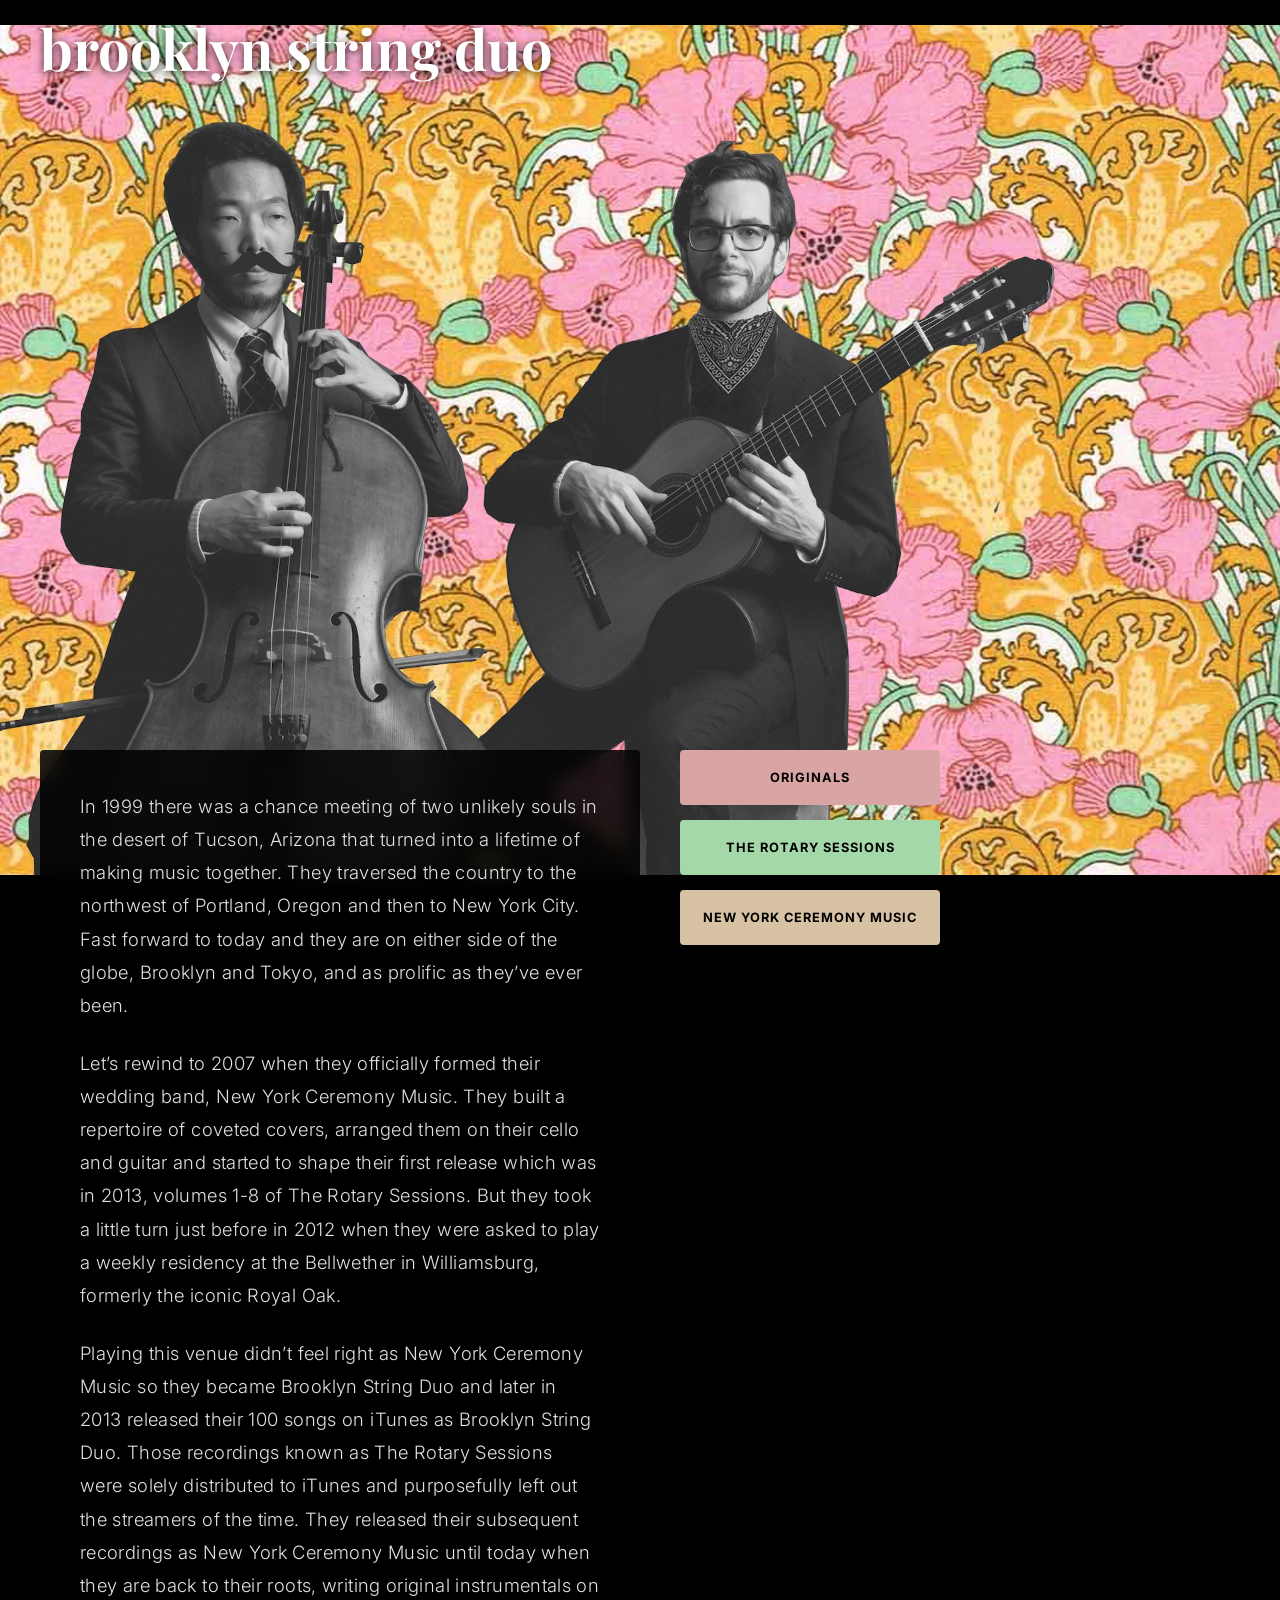
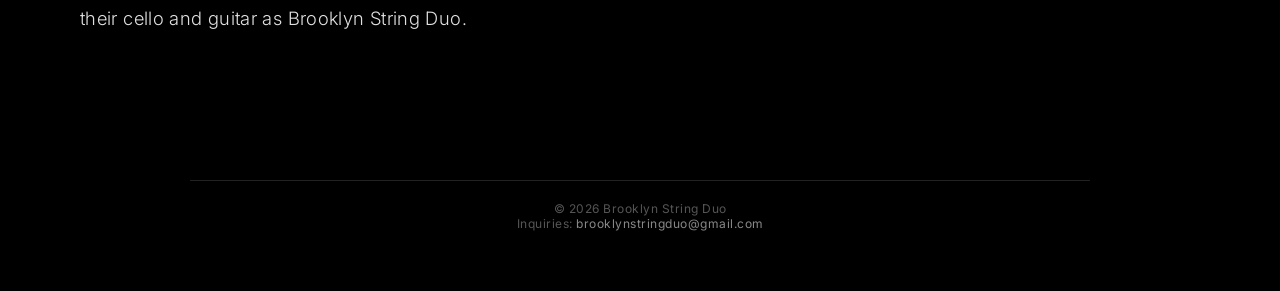
<file: index.html>
<!DOCTYPE html>
<html lang="en">
<head>
    <meta charset="UTF-8">
    <meta name="viewport" content="width=device-width, initial-scale=1.0">
    
    <!-- SEO Meta Tags -->
    <title>Brooklyn String Duo | Original Instrumental Songs on Cello & Guitar</title>
    <meta name="description" content="Brooklyn String Duo crafts original instrumental songs for cello and guitar. Discover a deep catalog of compositions from our studios in Brooklyn, New York, Tokyo, and Los Angeles.">
    
    <link rel="icon" type="image/png" href="/images/favicon.png">
    <link rel="stylesheet" href="style.css">
    <link href="https://fonts.googleapis.com/css2?family=Playfair+Display:wght@700&family=Inter:wght@300;700&display=swap" rel="stylesheet">
</head>
<body>
    <header class="hero">
        <!-- Load the desktop image by default -->
        <img src="images/hero-desktop.jpg" class="desktop-img" alt="Brooklyn String Duo">
        <!-- Load the mobile image only when specific conditions are met -->
        <img src="images/hero-mobile.jpg" class="mobile-img" alt="Brooklyn String Duo">
        
        <h1 class="brand-name">brooklyn string duo</h1>
    </header>

    <div class="content-wrapper">
       <main class="bio">
    <p>In 1999 there was a chance meeting of two unlikely souls in the desert of Tucson, Arizona that turned into a lifetime of making music together. They traversed the country to the northwest of Portland, Oregon and then to New York City. Fast forward to today and they are on either side of the globe, Brooklyn and Tokyo, and as prolific as they’ve ever been.</p>
    
    <p>Let’s rewind to 2007 when they officially formed their wedding band, New York Ceremony Music. They built a repertoire of coveted covers, arranged them on their cello and guitar and started to shape their first release which was in 2013, volumes 1-8 of The Rotary Sessions. But they took a little turn just before in 2012 when they were asked to play a weekly residency at the Bellwether in Williamsburg, formerly the iconic Royal Oak.</p>
    
    <p>Playing this venue didn’t feel right as New York Ceremony Music so they became Brooklyn String Duo and later in 2013 released their 100 songs on iTunes as Brooklyn String Duo. Those recordings known as The Rotary Sessions were solely distributed to iTunes and purposefully left out the streamers of the time. They released their subsequent recordings as New York Ceremony Music until today when they are back to their roots, writing original instrumentals on their cello and guitar as Brooklyn String Duo. </p>
</main>
        
        <nav class="link-grid">
            <a href="https://open.spotify.com/artist/2a00WlRNgNYodTsb8Bn9b9?si=sGNxYhykTry4VRnjnY3JSQ" class="btn btn-originals">Originals</a>
            <a href="https://music.apple.com/us/album/the-rotary-sessions-vol-i/668434323" class="btn btn-rotary">The Rotary Sessions</a>
            <a href="https://open.spotify.com/artist/60fK2O9TvWqoC5PO2sjuBT?si=VdCy5XlBTQW3jgRqlfHG5A" class="btn btn-nycm">New York Ceremony Music</a>
        </nav>
    </div>

  <footer class="site-footer">
    <div class="footer-content">
        <p>&copy; 2026 Brooklyn String Duo</p>
        <p>Inquiries: <a href="mailto:brooklynstringduo@gmail.com">brooklynstringduo@gmail.com</a></p>
    </div>
</footer>
</body>
</html>
</file>
<file: style.css>
/* Reset and Base Styles */
* { box-sizing: border-box; margin: 0; padding: 0; }
body { background: #000; }

/* Hero Section */
.hero {
    position: relative;
    width: 100vw;
    height: 100vh;
    overflow: hidden;
    background: #000;
}

/* Visibility logic for images */
.desktop-img { 
    display: block; 
    width: 100%; 
    height: 100%; 
    object-fit: contain; 
    object-position: center center; 
}
.mobile-img { display: none; }

/* Brand Name Branding */
.brand-name {
    position: absolute;
    top: 10px;
    left: 40px;
    font-family: 'Playfair Display', serif;
    font-size: 3.5rem;
    color: #fff;
    text-transform: lowercase;
    text-shadow: 0 2px 8px rgba(0,0,0,0.8);
    z-index: 2;
    margin: 0; 
}

/* Layout for Content */
.content-wrapper {
    display: flex;
    flex-direction: row;
    gap: 40px;
    align-items: flex-start;
    width: 90%;
    max-width: 900px;
    margin-top: -150px;
    margin-left: 40px;
    margin-bottom: 80px;
    z-index: 3;
    position: relative;
}

.bio {
    flex: 2;
    color: #e0e0e0;
    font-family: 'Inter', sans-serif;
    font-size: 1.15rem;
    font-weight: 300;     /* Thinner, lighter weight */
    line-height: 1.8;
    letter-spacing: 0.02em; /* Gives the thin letters room to breathe */
    background: rgba(0, 0, 0, 0.85);
    backdrop-filter: blur(10px);
    padding: 40px;
    border-radius: 4px;
}

.bio p {
    margin-bottom: 25px;
}

/* Button Styles */
/* Updated Button Styles */
.link-grid {
    flex: 1;
    display: flex;
    flex-direction: column;
    gap: 15px;
    
    /* Sticky Effect */
    position: sticky;
    top: 40px; 
    align-self: flex-start;
}

.btn {
    display: block;
    padding: 20px;
    text-align: center;
    text-decoration: none;
    font-family: 'Inter', sans-serif;
    font-weight: 700;
    text-transform: uppercase;
    letter-spacing: 1px;
    font-size: 0.8rem;
    color: #000;
    border-radius: 4px;
    transition: transform 0.2s ease;
}

.btn:hover { transform: translateY(-5px); }

.btn-originals { background-color: #d8a4a4; }
.btn-rotary { background-color: #a4d8a8; }
.btn-nycm { background-color: #d8c2a4; }

/* Footer Styles */
.site-footer {
    width: 90%;
    max-width: 900px;
    /* Changed the margin from '40px auto 40px 40px' to '40px auto' to center the box */
    margin: 40px auto; 
    padding: 20px 0;
    border-top: 1px solid #222;
    font-family: 'Inter', sans-serif;
    font-size: 0.75rem;
    color: #555;
    letter-spacing: 0.5px;
    /* Added text-align center to center the content inside the box */
    text-align: center; 
}

.site-footer a {
    color: #888;
    text-decoration: none;
    transition: color 0.3s ease;
}

.site-footer a:hover {
    color: #fff;
}

/* Responsive & Landscape Adjustments */
@media (max-width: 768px) and (orientation: portrait) and (pointer: coarse) {
    .desktop-img { display: none !important; }
    .mobile-img { 
        display: block !important; 
        width: 100%; 
        height: 100%; 
        object-fit: contain; 
        object-position: center center; 
    }
    
    .hero {
        height: auto; 
        display: flex;
        flex-direction: column;
        align-items: center; 
    }
    
    .brand-name { 
        position: relative; 
        left: auto; 
        font-size: 2rem; 
        text-align: center;
        margin: 20px 0;
        padding: 0;
        width: 100%;
        display: flex;
        justify-content: center;
        text-shadow: none;
        color: #fff;
        order: 1;
    }
    
    .mobile-img {
        order: 2;
        height: 50vh;
        margin-bottom: 20px;
        width: 100%;
    }
    
    .content-wrapper { 
        flex-direction: column; 
        margin-top: 0;
        margin-left: 20px; 
        margin-right: 20px; 
    }
    .bio { padding: 20px; }
    .link-grid { width: 100%; }
    
    .site-footer {
        margin: 40px auto;
        text-align: center;
        border-top: 1px solid #333;
    }
}
</file>
